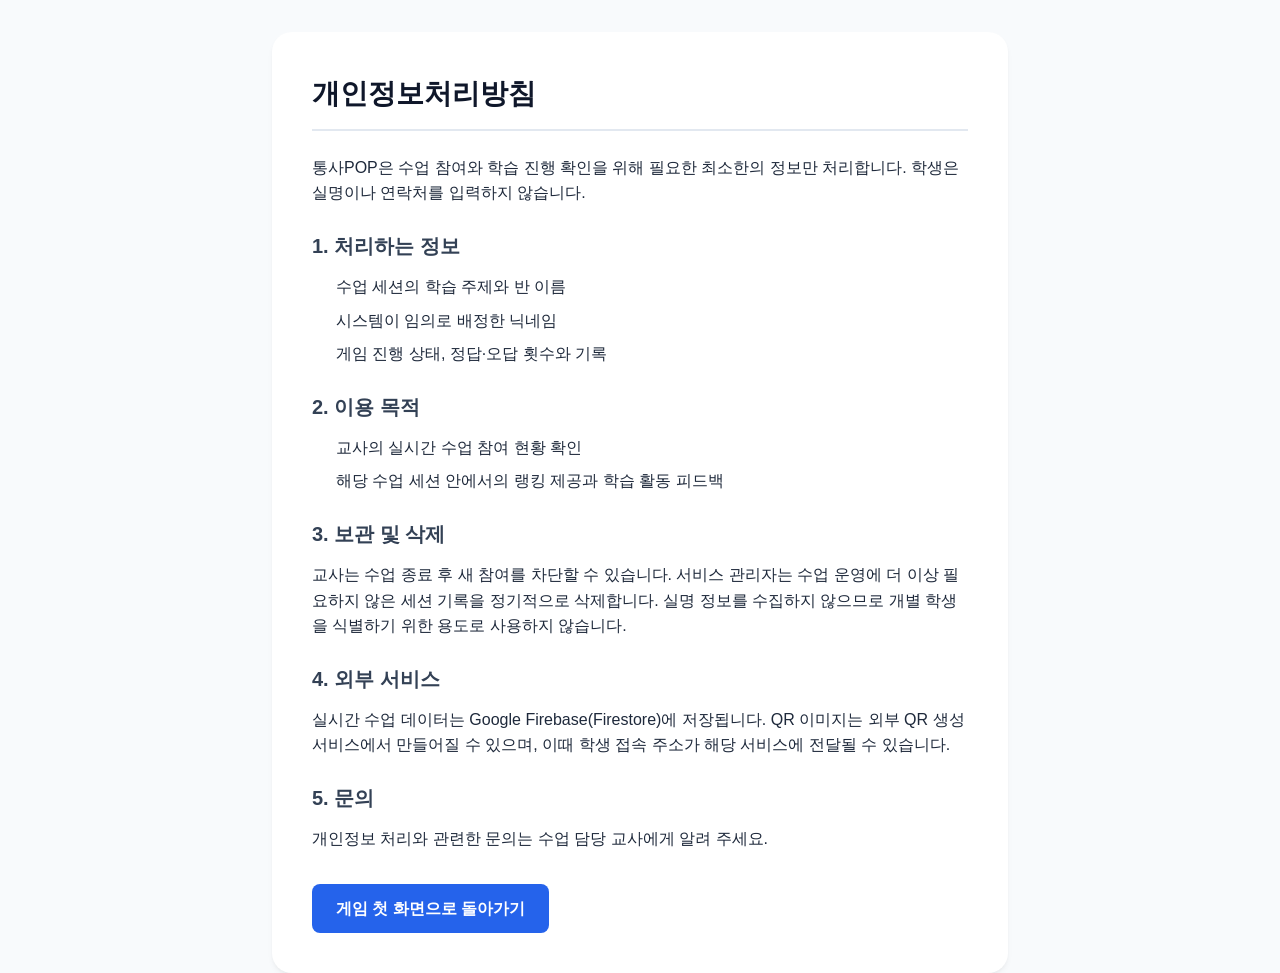
<file: privacy.html>
<!DOCTYPE html>
<html lang="ko">
<head>
<meta charset="UTF-8" />
<meta name="viewport" content="width=device-width, initial-scale=1.0" />
<title>통사POP 개인정보처리방침</title>
<link rel="stylesheet" href="style.css" />
<style>
  body { padding: 2rem; max-width: 800px; margin: 0 auto; color: #1e293b; background: #f8fafc; font-family: "Noto Sans KR", sans-serif; line-height: 1.6; }
  .privacy-card { background: #fff; padding: 2.5rem; border-radius: 1.25rem; box-shadow: 0 4px 6px -1px rgba(0,0,0,.05), 0 2px 4px -2px rgba(0,0,0,.05); }
  h1 { font-size: 1.75rem; color: #0f172a; margin-bottom: 1.5rem; border-bottom: 2px solid #e2e8f0; padding-bottom: .75rem; }
  h2 { font-size: 1.25rem; color: #334155; margin-top: 1.5rem; margin-bottom: .75rem; }
  ul { padding-left: 1.5rem; } li { margin-bottom: .5rem; }
  .btn-back { display: inline-block; margin-top: 2rem; padding: .75rem 1.5rem; background: #2563eb; color: #fff; text-decoration: none; border-radius: .5rem; font-weight: 600; }
</style>
</head>
<body>
<main class="privacy-card">
  <h1>개인정보처리방침</h1>
  <p>통사POP은 수업 참여와 학습 진행 확인을 위해 필요한 최소한의 정보만 처리합니다. 학생은 실명이나 연락처를 입력하지 않습니다.</p>

  <h2>1. 처리하는 정보</h2>
  <ul>
    <li>수업 세션의 학습 주제와 반 이름</li>
    <li>시스템이 임의로 배정한 닉네임</li>
    <li>게임 진행 상태, 정답·오답 횟수와 기록</li>
  </ul>

  <h2>2. 이용 목적</h2>
  <ul>
    <li>교사의 실시간 수업 참여 현황 확인</li>
    <li>해당 수업 세션 안에서의 랭킹 제공과 학습 활동 피드백</li>
  </ul>

  <h2>3. 보관 및 삭제</h2>
  <p>교사는 수업 종료 후 새 참여를 차단할 수 있습니다. 서비스 관리자는 수업 운영에 더 이상 필요하지 않은 세션 기록을 정기적으로 삭제합니다. 실명 정보를 수집하지 않으므로 개별 학생을 식별하기 위한 용도로 사용하지 않습니다.</p>

  <h2>4. 외부 서비스</h2>
  <p>실시간 수업 데이터는 Google Firebase(Firestore)에 저장됩니다. QR 이미지는 외부 QR 생성 서비스에서 만들어질 수 있으며, 이때 학생 접속 주소가 해당 서비스에 전달될 수 있습니다.</p>

  <h2>5. 문의</h2>
  <p>개인정보 처리와 관련한 문의는 수업 담당 교사에게 알려 주세요.</p>

  <a href="index.html" class="btn-back">게임 첫 화면으로 돌아가기</a>
</main>
</body>
</html>
</file>
<file: style.css>
/* ================================================================
   통사POP — style.css
   프리미엄 글래스모피즘 + 풍선 아케이드 톤
================================================================ */

/* ---------- 0. 리셋 ---------- */
* { box-sizing: border-box; margin: 0; padding: 0; }
/* hidden 속성은 display:flex 등을 지정한 요소보다 항상 우선한다 */
[hidden] { display: none !important; }
html, body { height: 100%; }
body {
  font-family: 'Noto Sans KR', 'Outfit', system-ui, -apple-system, sans-serif;
  color: var(--text-main);
  background: var(--bg-primary);
  background-image:
    radial-gradient(at 10% 0%, var(--glow-a) 0px, transparent 55%),
    radial-gradient(at 90% 100%, var(--glow-b) 0px, transparent 55%);
  background-attachment: fixed;
  min-height: 100vh;
  overflow-x: hidden;
  -webkit-tap-highlight-color: transparent;
}
button, input { font-family: inherit; }
ol, ul { list-style: none; }
img { max-width: 100%; display: block; }

/* ---------- 1. 테마 토큰 ---------- */
:root,
[data-theme="premium-blue"] {
  --bg-primary: #eef3fb;
  --bg-secondary: #ffffff;
  --glow-a: rgba(96, 165, 250, 0.28);
  --glow-b: rgba(219, 234, 254, 0.65);

  --accent: #2563eb;
  --accent-dark: #1e40af;
  --accent-light: #60a5fa;
  --accent-glow: rgba(37, 99, 235, 0.22);

  --text-main: #0f172a;
  --text-muted: #64748b;
  --text-white: #ffffff;

  --success: #059669;
  --success-glow: rgba(5, 150, 105, 0.18);
  --danger: #ef4444;
  --danger-glow: rgba(239, 68, 68, 0.18);

  --glass-bg: rgba(255, 255, 255, 0.72);
  --glass-border: rgba(37, 99, 235, 0.14);
  --glass-shadow: rgba(15, 23, 42, 0.10);

  --balloon-1: linear-gradient(160deg, #93c5fd, #2563eb);
  --balloon-2: linear-gradient(160deg, #fca5c1, #ec4899);
  --balloon-3: linear-gradient(160deg, #fde68a, #f59e0b);
  --balloon-4: linear-gradient(160deg, #86efac, #10b981);
  --balloon-5: linear-gradient(160deg, #c4b5fd, #7c3aed);
  --balloon-6: linear-gradient(160deg, #99f6e4, #06b6d4);
}

[data-theme="sunset-festa"] {
  --bg-primary: #fff3ea;
  --bg-secondary: #fffaf5;
  --glow-a: rgba(251, 191, 133, 0.35);
  --glow-b: rgba(255, 214, 165, 0.55);

  --accent: #f2622e;
  --accent-dark: #c2410c;
  --accent-light: #fb923c;
  --accent-glow: rgba(242, 98, 46, 0.22);

  --text-main: #3a1a10;
  --text-muted: #92603f;
  --text-white: #ffffff;

  --success: #16a34a;
  --success-glow: rgba(22, 163, 74, 0.2);
  --danger: #e11d48;
  --danger-glow: rgba(225, 29, 72, 0.2);

  --glass-bg: rgba(255, 250, 245, 0.75);
  --glass-border: rgba(242, 98, 46, 0.16);
  --glass-shadow: rgba(120, 53, 15, 0.12);

  --balloon-1: linear-gradient(160deg, #fda4af, #f43f5e);
  --balloon-2: linear-gradient(160deg, #fde047, #f59e0b);
  --balloon-3: linear-gradient(160deg, #fdba74, #ea580c);
  --balloon-4: linear-gradient(160deg, #f9a8d4, #db2777);
  --balloon-5: linear-gradient(160deg, #fca5a5, #dc2626);
  --balloon-6: linear-gradient(160deg, #fcd34d, #d97706);
}

[data-theme="galaxy-pop"] {
  --bg-primary: #eef0fb;
  --bg-secondary: #ffffff;
  --glow-a: rgba(129, 140, 248, 0.32);
  --glow-b: rgba(196, 181, 253, 0.5);

  --accent: #6d28d9;
  --accent-dark: #4c1d95;
  --accent-light: #a78bfa;
  --accent-glow: rgba(109, 40, 217, 0.22);

  --text-main: #1e1b3a;
  --text-muted: #6b6690;
  --text-white: #ffffff;

  --success: #059669;
  --success-glow: rgba(5, 150, 105, 0.18);
  --danger: #e11d48;
  --danger-glow: rgba(225, 29, 72, 0.18);

  --glass-bg: rgba(255, 255, 255, 0.72);
  --glass-border: rgba(109, 40, 217, 0.16);
  --glass-shadow: rgba(30, 27, 58, 0.14);

  --balloon-1: linear-gradient(160deg, #c4b5fd, #7c3aed);
  --balloon-2: linear-gradient(160deg, #93c5fd, #4f46e5);
  --balloon-3: linear-gradient(160deg, #f9a8d4, #c026d3);
  --balloon-4: linear-gradient(160deg, #67e8f9, #0891b2);
  --balloon-5: linear-gradient(160deg, #fde68a, #d97706);
  --balloon-6: linear-gradient(160deg, #a5b4fc, #4338ca);
}

/* ---------- 2. 레이아웃 뼈대 ---------- */
#app { position: relative; min-height: 100vh; padding-bottom: 40px; }

.screen { display: none; padding: 28px 20px 60px; max-width: 980px; margin: 0 auto; }
.screen.active { display: block; animation: fadeIn 0.35s ease; }
@keyframes fadeIn { from { opacity: 0; transform: translateY(8px); } to { opacity: 1; transform: translateY(0); } }

/* ---------- 3. 배경 장식 풍선 ---------- */
.bg-balloons { position: fixed; inset: 0; overflow: hidden; z-index: 0; pointer-events: none; }
.bg-balloon {
  position: absolute; bottom: -140px; border-radius: 50%;
  opacity: 0.35; filter: blur(0.3px);
  animation: bgFloat linear infinite;
}
@keyframes bgFloat {
  0% { transform: translateY(0) translateX(0) rotate(0deg); }
  50% { transform: translateY(-52vh) translateX(18px) rotate(6deg); }
  100% { transform: translateY(-108vh) translateX(-14px) rotate(-4deg); }
}
#app > .screen { position: relative; z-index: 1; }

/* ---------- 4. 타이포 / 브랜드 헤더 ---------- */
.brand-header { text-align: center; margin-bottom: 24px; }
.brand-title { font-size: clamp(28px, 5vw, 40px); font-weight: 900; letter-spacing: -0.02em; }
.brand-emoji { display: inline-block; animation: bob 2.4s ease-in-out infinite; }
@keyframes bob { 0%, 100% { transform: translateY(0) rotate(-4deg); } 50% { transform: translateY(-6px) rotate(4deg); } }
.brand-subtitle { color: var(--text-muted); margin-top: 6px; font-weight: 500; }
.brand-actions { display: flex; justify-content: center; gap: 10px; margin-top: 16px; flex-wrap: wrap; }

.section-heading { font-size: 20px; font-weight: 800; text-align: center; margin-bottom: 4px; }

/* ---------- 5. 버튼 ---------- */
.btn {
  font-family: inherit; font-weight: 700; border: none; border-radius: 12px;
  padding: 11px 20px; cursor: pointer; font-size: 14.5px;
  transition: transform 0.16s cubic-bezier(.175,.885,.32,1.3), box-shadow 0.2s ease, background 0.2s ease, opacity 0.2s ease;
}
.btn:active { transform: scale(0.96); }
.btn:focus-visible, button:focus-visible, a:focus-visible { outline: 3px solid var(--accent-light); outline-offset: 3px; }
.btn-primary { background: linear-gradient(135deg, var(--accent-light), var(--accent)); color: var(--text-white); box-shadow: 0 6px 16px var(--accent-glow); }
.btn-primary:hover { box-shadow: 0 8px 22px var(--accent-glow); transform: translateY(-1px); }
.btn-primary:disabled { opacity: 0.45; cursor: not-allowed; box-shadow: none; transform: none; }
.btn-secondary { background: var(--glass-bg); color: var(--accent-dark); border: 1.5px solid var(--glass-border); backdrop-filter: blur(10px); }
.btn-ghost { background: transparent; color: var(--text-muted); border: 1.5px solid var(--glass-border); }
.btn-ghost:hover { color: var(--accent-dark); border-color: var(--accent); }
.btn-large { width: 100%; padding: 15px; font-size: 16px; border-radius: 14px; }
.btn-small { padding: 7px 12px; font-size: 13px; border-radius: 10px; }

/* ---------- 6. 글래스 패널 공통 ---------- */
.glass-card, .panel, .modal-box {
  background: var(--glass-bg);
  border: 1px solid var(--glass-border);
  border-radius: 20px;
  box-shadow: 0 14px 36px var(--glass-shadow);
  backdrop-filter: blur(18px);
  -webkit-backdrop-filter: blur(18px);
}
.panel { padding: 22px; display: flex; flex-direction: column; gap: 20px; }
.panel-block { display: flex; flex-direction: column; gap: 10px; }
.panel-title { font-size: 15px; font-weight: 800; color: var(--accent-dark); }
.field-label { font-size: 13px; font-weight: 700; color: var(--text-muted); }
.field-hint { font-size: 12px; color: var(--text-muted); }
.field-row { display: flex; gap: 8px; }

input[type="text"] {
  width: 100%; padding: 12px 14px; border-radius: 10px;
  border: 1.5px solid var(--glass-border); background: var(--bg-secondary);
  color: var(--text-main); font-size: 14.5px; outline: none;
  transition: box-shadow 0.2s ease, border-color 0.2s ease;
}
input[type="text"]:focus { border-color: var(--accent); box-shadow: 0 0 0 3px var(--accent-glow); }

.error-title { color: var(--danger); }
.error-list { display: flex; flex-direction: column; gap: 4px; font-size: 13px; color: var(--danger); }
.error-list li::before { content: "· "; }
.warning-msg { color: var(--danger); font-size: 13.5px; font-weight: 700; text-align: center; }
.invalid-msg { color: var(--danger); font-size: 12.5px; font-weight: 600; }

/* ---------- 7. 배지 ---------- */
.student-badges { display: flex; gap: 8px; justify-content: center; flex-wrap: wrap; margin-bottom: 14px; }
.badge { padding: 6px 14px; border-radius: 999px; font-size: 13px; font-weight: 700; }
.badge-topic { background: var(--accent-glow); color: var(--accent-dark); }
.badge-class { background: var(--success-glow); color: var(--success); }

/* ---------- 8. 주제 / 반 선택 ---------- */
.topic-list { display: flex; flex-direction: column; gap: 10px; }
.topic-item {
  text-align: left; padding: 14px 16px; border-radius: 14px;
  border: 1.5px solid var(--glass-border); background: var(--bg-secondary);
  cursor: pointer; transition: all 0.18s ease;
}
.topic-item:hover { border-color: var(--accent-light); }
.topic-item.selected { border-color: var(--accent); background: var(--accent-glow); box-shadow: 0 0 0 3px var(--accent-glow); }
.topic-item-title { font-weight: 800; font-size: 15px; }
.topic-item-desc { font-size: 12.5px; color: var(--text-muted); margin-top: 3px; }

.class-list { display: flex; flex-wrap: wrap; gap: 8px; }
.class-chip {
  padding: 9px 16px; border-radius: 999px; border: 1.5px solid var(--glass-border);
  background: var(--bg-secondary); cursor: pointer; font-weight: 700; font-size: 13.5px;
  transition: all 0.18s ease;
}
.class-chip.selected { background: linear-gradient(135deg, var(--accent-light), var(--accent)); color: var(--text-white); border-color: transparent; }

/* ---------- 9. 학생 시작 화면 ---------- */
.student-panel { max-width: 460px; margin: 0 auto; }
.assigned-nickname-box {
  display: flex; align-items: center; justify-content: center; gap: 8px;
  background: linear-gradient(135deg, var(--accent-glow), transparent);
  border: 1.5px dashed var(--accent-light); border-radius: 14px; padding: 16px;
}
.assigned-nickname-text { font-size: 22px; font-weight: 900; color: var(--accent-dark); }
.rules-box { margin-top: 18px; background: var(--bg-secondary); border-radius: 14px; padding: 16px; border: 1px solid var(--glass-border); }
.rules-box h3 { font-size: 14px; margin-bottom: 8px; color: var(--accent-dark); }
.rules-box ol { display: flex; flex-direction: column; gap: 6px; font-size: 13px; color: var(--text-muted); counter-reset: rulenum; }
.rules-box li { counter-increment: rulenum; padding-left: 22px; position: relative; }
.rules-box li::before {
  content: counter(rulenum); position: absolute; left: 0; top: 0;
  width: 17px; height: 17px; border-radius: 50%; background: var(--accent-glow); color: var(--accent-dark);
  font-size: 11px; font-weight: 800; display: flex; align-items: center; justify-content: center;
}
#studentJoinBlock #btnStartGame { margin-top: 10px; }

/* ---------- 10. QR 화면 ---------- */
.qr-card { max-width: 480px; margin: 0 auto; padding: 28px; text-align: center; display: flex; flex-direction: column; gap: 16px; }
.qr-image-wrap { display: flex; flex-direction: column; align-items: center; gap: 10px; }
.qr-image-wrap img { width: 240px; height: 240px; border-radius: 16px; background: #fff; padding: 10px; border: 1px solid var(--glass-border); }
.qr-fallback-msg { font-size: 13px; color: var(--danger); }
.qr-url-box { display: flex; flex-direction: column; gap: 8px; }
.qr-url-box input { text-align: center; font-size: 12.5px; }
.qr-url-box a { color: var(--accent); font-weight: 700; font-size: 13.5px; text-decoration: none; }
.qr-url-box a:hover { text-decoration: underline; }
.qr-actions { display: flex; gap: 10px; justify-content: center; flex-wrap: wrap; }

/* ---------- 11. 실시간 현황판 ---------- */
.live-card { max-width: 720px; margin: 0 auto; padding: 26px; display: flex; flex-direction: column; gap: 16px; }
.connection-status { margin: 0; text-align: center; font-size: 13px; color: var(--text-muted); }
.connection-status.ready { color: #047857; }
.connection-status.error { color: #b91c1c; }
.live-summary { display: grid; grid-template-columns: repeat(3, 1fr); gap: 8px; }
.live-summary span { padding: 10px 8px; border-radius: 10px; text-align: center; background: var(--glass-bg); border: 1px solid var(--glass-border); color: var(--text-muted); font-size: 13px; }
.live-summary b { display: block; margin-top: 2px; color: var(--accent-dark); font-size: 18px; }
.live-header { display: flex; flex-direction: column; align-items: center; gap: 6px; }
.live-table-wrap { overflow-x: auto; }
.live-table { width: 100%; border-collapse: collapse; font-size: 13.5px; }
.live-table th { text-align: left; padding: 10px 12px; color: var(--text-muted); font-size: 12px; border-bottom: 1.5px solid var(--glass-border); }
.live-table td { padding: 10px 12px; border-bottom: 1px solid var(--glass-border); font-weight: 600; }
.live-table tr.player-finished td { color: var(--success); }
.status-pill { padding: 3px 10px; border-radius: 999px; font-size: 11.5px; font-weight: 800; }
.status-pill.playing { background: var(--accent-glow); color: var(--accent-dark); }
.status-pill.finished { background: var(--success-glow); color: var(--success); }
.live-empty-msg { text-align: center; color: var(--text-muted); padding: 30px 0; font-size: 13.5px; }

/* ---------- 12. 게임 화면 ---------- */
.game-header { max-width: 900px; margin: 0 auto 14px; display: flex; flex-direction: column; gap: 12px; }
.game-header-top { display: flex; justify-content: space-between; align-items: center; gap: 10px; flex-wrap: wrap; }
.game-title-wrap { display: flex; align-items: center; gap: 8px; }
.game-topic-title { font-weight: 900; font-size: 19px; }

.stat-chips { display: flex; gap: 8px; flex-wrap: wrap; }
.stat-chip {
  background: var(--glass-bg); border: 1px solid var(--glass-border); border-radius: 999px;
  padding: 7px 14px; font-weight: 800; font-size: 13.5px; backdrop-filter: blur(10px);
  font-family: 'Outfit', 'Noto Sans KR', sans-serif;
}
.stat-chip-wrong { color: var(--danger); }
.stat-chip-remaining { color: var(--accent-dark); }

.feedback-bar {
  max-width: 900px; margin: 0 auto 12px; text-align: center; font-weight: 800; font-size: 14.5px;
  height: 34px; overflow: hidden; display: flex; align-items: center; justify-content: center;
  opacity: 0; transform: translateY(-6px);
  transition: opacity 0.25s ease, transform 0.25s ease; padding: 0 14px; border-radius: 12px;
}
.feedback-bar.show { opacity: 1; transform: translateY(0); }
.feedback-bar.type-correct { color: var(--success); background: var(--success-glow); }
.feedback-bar.type-wrong { color: var(--danger); background: var(--danger-glow); }
.feedback-bar.type-notice { color: var(--accent-dark); background: var(--accent-glow); }

.category-bar { max-width: 900px; margin: 0 auto 20px; display: flex; gap: 10px; flex-wrap: wrap; justify-content: center; }
.category-btn {
  padding: 10px 18px; border-radius: 999px; border: 2px solid var(--glass-border);
  background: var(--bg-secondary); cursor: pointer; font-weight: 800; font-size: 13.5px;
  transition: all 0.18s ease; display: flex; align-items: center; gap: 6px;
}
.category-btn .cat-count { font-size: 11px; font-weight: 700; opacity: 0.7; }
.category-btn:hover:not(.done) { border-color: var(--accent-light); }
.category-btn.selected { background: linear-gradient(135deg, var(--accent-light), var(--accent)); color: var(--text-white); border-color: transparent; box-shadow: 0 6px 16px var(--accent-glow); }
.category-btn.done { opacity: 0.4; text-decoration: line-through; cursor: not-allowed; }

/* ---------- 13. 카드 그리드 & 풍선 카드 ---------- */
.card-grid {
  max-width: 900px; margin: 0 auto; display: grid;
  grid-template-columns: repeat(5, minmax(0, 1fr));
  gap: 18px 14px; padding: 10px 4px 40px;
}
#app[data-card-size="small"] .card-grid { --card-min: 118px; }
#app[data-card-size="medium"] .card-grid { --card-min: 150px; }
#app[data-card-size="large"] .card-grid { --card-min: 190px; }

.balloon-card {
  position: relative; aspect-ratio: 4 / 5; border: none; cursor: pointer;
  border-radius: 50% 50% 48% 48% / 58% 58% 42% 42%;
  display: flex; align-items: center; justify-content: center; text-align: center;
  padding: 16px 12px 26px; color: var(--text-white); font-weight: 700; font-size: 12.5px;
  line-height: 1.35; box-shadow: 0 10px 20px rgba(15, 23, 42, 0.16), inset 0 -8px 16px rgba(255,255,255,0.18), inset 0 8px 14px rgba(255,255,255,0.25);
  transform-origin: center bottom;
  animation-name: floatBalloon; animation-timing-function: ease-in-out; animation-iteration-count: infinite;
  animation-duration: var(--float-duration, 4.2s); animation-delay: var(--float-delay, 0s);
}
.balloon-card::before {
  content: ""; position: absolute; top: 16%; left: 26%; width: 26%; height: 16%;
  background: rgba(255,255,255,0.55); border-radius: 50%; filter: blur(1px); transform: rotate(-25deg);
}
.balloon-card::after {
  content: ""; position: absolute; bottom: -9px; left: 50%; transform: translateX(-50%);
  border-width: 9px 6px 0 6px; border-style: solid; border-color: currentColor transparent transparent transparent;
  opacity: 0.85;
}
.balloon-c1 { background: var(--balloon-1); color: #1e3a8a; }
.balloon-c2 { background: var(--balloon-2); color: #831843; }
.balloon-c3 { background: var(--balloon-3); color: #7c2d12; }
.balloon-c4 { background: var(--balloon-4); color: #064e3b; }
.balloon-c5 { background: var(--balloon-5); color: #4c1d95; }
.balloon-c6 { background: var(--balloon-6); color: #164e63; }
.balloon-card span.balloon-text {
  color: var(--text-white);
  /* 파스텔 풍선(특히 노란색 계열)에서도 대비가 충분하도록, 밝기에 기대지 않고
     사방으로 두꺼운 외곽선을 둘러 글자와 배경을 항상 분리한다 */
  text-shadow:
    -1px -1px 0 rgba(0, 0, 0, 0.65), 1px -1px 0 rgba(0, 0, 0, 0.65),
    -1px 1px 0 rgba(0, 0, 0, 0.65), 1px 1px 0 rgba(0, 0, 0, 0.65),
    -1.5px 0 0 rgba(0, 0, 0, 0.5), 1.5px 0 0 rgba(0, 0, 0, 0.5),
    0 -1.5px 0 rgba(0, 0, 0, 0.5), 0 1.5px 0 rgba(0, 0, 0, 0.5),
    0 2px 5px rgba(0, 0, 0, 0.35);
}

#app.no-float .balloon-card { animation: none; }

@keyframes floatBalloon {
  0%, 100% { transform: translateY(0) rotate(-2deg); }
  50% { transform: translateY(-10px) rotate(2deg); }
}
@keyframes pop {
  0% { transform: scale(1); opacity: 1; }
  55% { transform: scale(1.3); opacity: 0.85; }
  100% { transform: scale(0.15); opacity: 0; }
}
@keyframes shake {
  0%, 100% { transform: translateX(0) rotate(0); }
  20% { transform: translateX(-9px) rotate(-4deg); }
  40% { transform: translateX(8px) rotate(4deg); }
  60% { transform: translateX(-6px) rotate(-3deg); }
  80% { transform: translateX(6px) rotate(3deg); }
}
.balloon-card.popping { animation: pop 0.5s cubic-bezier(.36,.07,.19,.97) forwards !important; pointer-events: none; }
.balloon-card.shaking { animation: shake 0.5s ease !important; }

/* ---------- 14. 결과 화면 ---------- */
.result-card { max-width: 640px; margin: 0 auto; padding: 30px; display: flex; flex-direction: column; gap: 22px; }
.result-title { text-align: center; font-size: 24px; font-weight: 900; }
.result-stats { display: grid; grid-template-columns: repeat(2, 1fr); gap: 10px; }
.result-stat {
  background: var(--bg-secondary); border: 1px solid var(--glass-border); border-radius: 12px;
  padding: 12px 14px; display: flex; flex-direction: column; gap: 4px;
}
.result-stat-label { font-size: 11.5px; color: var(--text-muted); font-weight: 700; }
.result-stat-value { font-size: 16px; font-weight: 800; font-family: 'Outfit', 'Noto Sans KR', sans-serif; }
.result-stat-final { grid-column: 1 / -1; background: linear-gradient(135deg, var(--accent-light), var(--accent)); }
.result-stat-final .result-stat-label, .result-stat-final .result-stat-value { color: var(--text-white); }
.result-stat-final .result-stat-value { font-size: 22px; }

.ranking-block h3, .accordion-block h3 { font-size: 15px; font-weight: 800; margin-bottom: 8px; color: var(--accent-dark); }
.ranking-source-note { font-size: 11.5px; color: var(--text-muted); margin-bottom: 8px; }
.ranking-list { display: flex; flex-direction: column; gap: 6px; }
.ranking-item {
  display: flex; align-items: center; gap: 10px; padding: 9px 12px; border-radius: 10px;
  background: var(--bg-secondary); border: 1px solid var(--glass-border); font-size: 13.5px;
}
.ranking-item.current { border-color: var(--accent); background: var(--accent-glow); }
.ranking-rank { width: 22px; font-weight: 900; color: var(--accent-dark); text-align: center; flex-shrink: 0; }
.ranking-name { flex: 1; font-weight: 700; overflow: hidden; text-overflow: ellipsis; white-space: nowrap; }
.ranking-time { font-weight: 800; font-family: 'Outfit', 'Noto Sans KR', sans-serif; }
.ranking-empty { text-align: center; color: var(--text-muted); font-size: 13px; padding: 14px 0; }

.wrong-review-block {
  display: flex; flex-direction: column; gap: 8px; padding: 14px;
  border: 1px solid #fbbf24; border-radius: 14px; background: #fffbeb;
}
.wrong-review-block h3 { font-size: 15px; font-weight: 800; color: #92400e; }
.wrong-review-note { font-size: 12.5px; line-height: 1.55; color: #92400e; }
.wrong-review-list { display: flex; flex-direction: column; gap: 8px; }
.wrong-review-item { padding: 10px 12px; border-radius: 10px; background: rgba(255,255,255,0.78); }
.wrong-review-text { font-size: 13px; line-height: 1.55; color: var(--text-main); }
.wrong-review-answer { margin-top: 5px; font-size: 12px; color: #92400e; }
.wrong-review-answer span { padding: 0 3px; font-weight: 800; }

.accordion { display: flex; flex-direction: column; gap: 8px; }
.accordion-item { border: 1px solid var(--glass-border); border-radius: 12px; overflow: hidden; background: var(--bg-secondary); }
.accordion-head {
  width: 100%; text-align: left; padding: 12px 14px; background: none; border: none; cursor: pointer;
  font-weight: 800; font-size: 13.5px; display: flex; justify-content: space-between; align-items: center;
  color: var(--text-main);
}
.accordion-head .chev { transition: transform 0.2s ease; color: var(--accent); }
.accordion-item.open .accordion-head .chev { transform: rotate(180deg); }
.accordion-body { max-height: 0; overflow: hidden; transition: max-height 0.25s ease; }
.accordion-item.open .accordion-body { max-height: 600px; }
.accordion-body-inner { padding: 0 14px 14px; display: flex; flex-direction: column; gap: 6px; font-size: 12.5px; color: var(--text-muted); }
.accordion-body-inner li::before { content: "🎈 "; }

.result-actions { display: flex; gap: 10px; flex-wrap: wrap; justify-content: center; }

/* ---------- 15. 모달 ---------- */
.modal-overlay {
  position: fixed; inset: 0; background: rgba(15, 23, 42, 0.45); backdrop-filter: blur(4px);
  display: flex; align-items: center; justify-content: center; z-index: 50; padding: 20px;
}
.modal-box {
  max-width: 520px; width: 100%; max-height: 84vh; overflow-y: auto; padding: 26px;
  position: relative; display: flex; flex-direction: column; gap: 14px;
}
.modal-box-small { max-width: 380px; text-align: center; gap: 18px; }
.modal-close {
  position: absolute; top: 14px; right: 14px; background: var(--bg-secondary); border: 1px solid var(--glass-border);
  border-radius: 50%; width: 30px; height: 30px; cursor: pointer; font-size: 14px; color: var(--text-muted);
}
.modal-box h2 { font-size: 19px; font-weight: 900; }
.modal-box h3 { font-size: 14px; font-weight: 800; color: var(--accent-dark); margin-top: 4px; }
.guide-list { display: flex; flex-direction: column; gap: 6px; font-size: 13.5px; color: var(--text-muted); counter-reset: g; padding-left: 4px; }
.guide-list li { counter-increment: g; padding-left: 22px; position: relative; }
.guide-list li::before {
  content: counter(g); position: absolute; left: 0; top: 0; width: 17px; height: 17px; border-radius: 50%;
  background: var(--accent-glow); color: var(--accent-dark); font-size: 11px; font-weight: 800;
  display: flex; align-items: center; justify-content: center;
}
.guide-note { font-size: 12.5px; color: var(--success); background: var(--success-glow); padding: 10px 12px; border-radius: 10px; font-weight: 700; }
.confirm-actions { display: flex; gap: 10px; justify-content: center; }
#confirmMessage { font-size: 15px; font-weight: 700; }

/* ---------- 16. 화면 설정 컨트롤 ---------- */
.settings-field { display: flex; flex-direction: column; gap: 8px; }
.settings-field.toggle-field { flex-direction: row; align-items: center; justify-content: space-between; }
.settings-label { font-size: 13.5px; font-weight: 700; color: var(--text-muted); }
.theme-options { display: flex; gap: 10px; }
.theme-swatch {
  width: 40px; height: 40px; border-radius: 50%; cursor: pointer; border: 3px solid transparent;
  transition: transform 0.15s ease, border-color 0.15s ease;
}
.theme-swatch.selected { border-color: var(--accent); transform: scale(1.12); }
.pill-options { display: flex; gap: 8px; }
.pill-option {
  padding: 7px 14px; border-radius: 999px; border: 1.5px solid var(--glass-border);
  background: var(--bg-secondary); cursor: pointer; font-weight: 700; font-size: 12.5px;
}
.pill-option.selected { background: linear-gradient(135deg, var(--accent-light), var(--accent)); color: var(--text-white); border-color: transparent; }

.switch { position: relative; display: inline-block; width: 42px; height: 24px; flex-shrink: 0; }
.switch input { opacity: 0; width: 0; height: 0; }
.switch-slider { position: absolute; inset: 0; background: var(--glass-border); border-radius: 999px; cursor: pointer; transition: background 0.2s ease; }
.switch-slider::before { content: ""; position: absolute; width: 18px; height: 18px; left: 3px; top: 3px; background: #fff; border-radius: 50%; transition: transform 0.2s ease; box-shadow: 0 1px 3px rgba(0,0,0,0.25); }
.switch input:checked + .switch-slider { background: var(--accent); }
.switch input:checked + .switch-slider::before { transform: translateX(18px); }

/* ---------- 17. 파티클 캔버스 ---------- */
#particleCanvas { position: fixed; inset: 0; pointer-events: none; z-index: 40; }

/* ---------- 18. 반응형 ---------- */
@media (max-width: 640px) {
  .screen { padding: 20px 14px 50px; }
  .result-stats { grid-template-columns: 1fr 1fr; }
  .card-grid { grid-template-columns: repeat(2, minmax(0, 1fr)); gap: 14px 10px; }
  .balloon-card { padding: 12px 8px 20px; font-size: 11.5px; }
  .balloon-card::after { bottom: -7px; border-width: 7px 5px 0 5px; }
  .brand-title { font-size: 26px; }
}

@media (prefers-reduced-motion: reduce) {
  *, *::before, *::after { animation-duration: 0.01ms !important; animation-iteration-count: 1 !important; scroll-behavior: auto !important; transition-duration: 0.01ms !important; }
}
</file>
